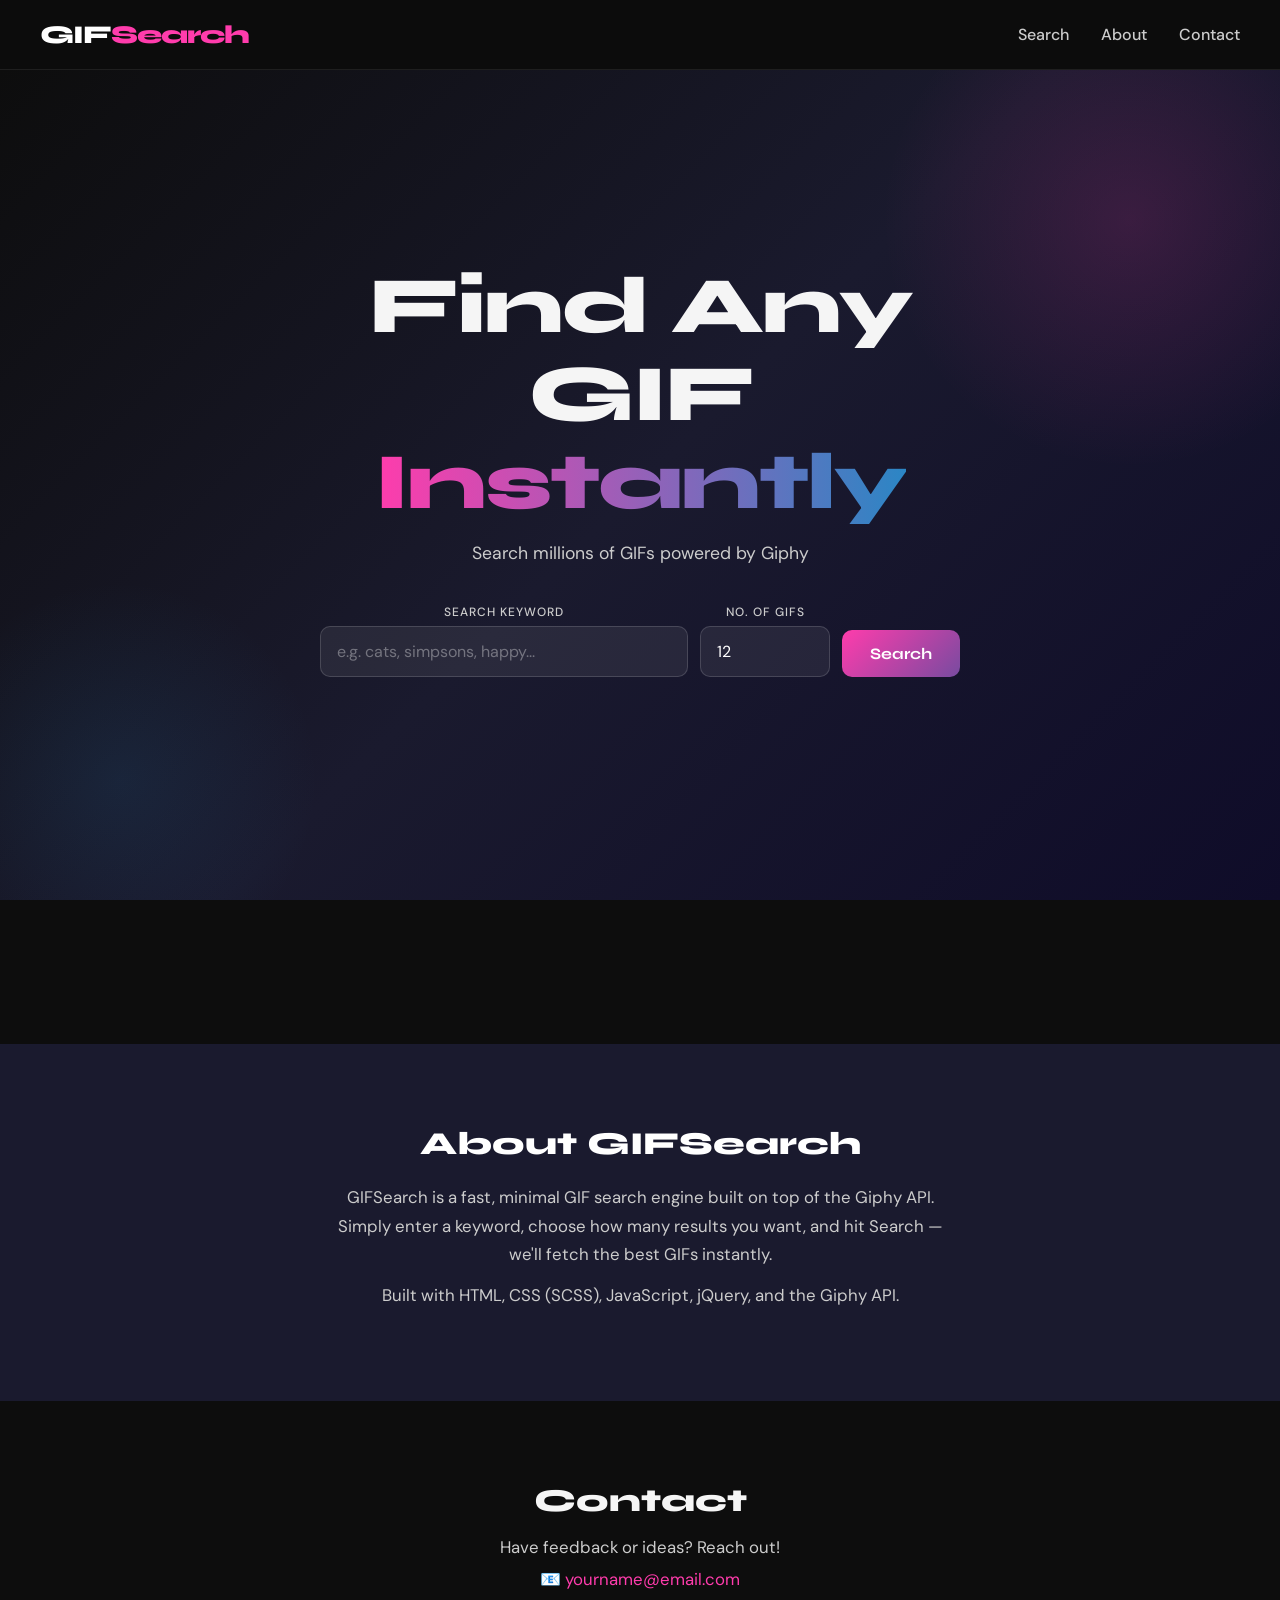
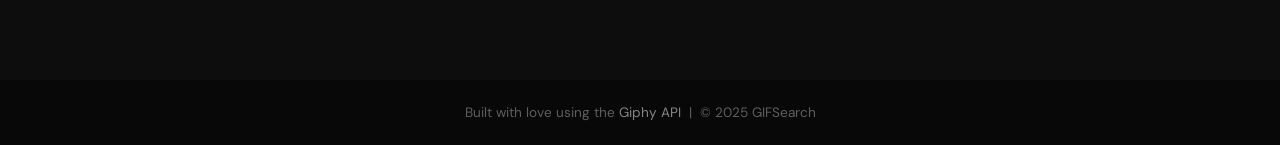
<file: index.html>
<!DOCTYPE html>
<html lang="en">
<head>
  <meta charset="UTF-8" />
  <meta name="viewport" content="width=device-width, initial-scale=1.0"/>
  <title>GIF Search Engine</title>
  <link rel="stylesheet" href="css/style.css"/>
  <link rel="preconnect" href="https://fonts.googleapis.com">
  <link href="https://fonts.googleapis.com/css2?family=Syne:wght@400;700;800&family=DM+Sans:wght@300;400;500&display=swap" rel="stylesheet">
  <link rel="stylesheet" href="css/style.css"/>
  <script src="https://code.jquery.com/jquery-3.7.1.min.js"></script>
</head>
<body>

  <nav class="navbar">
    <div class="nav-brand">GIF<span>Search</span></div>
    <ul class="nav-links">
      <li><a href="#search-section">Search</a></li>
      <li><a href="#about">About</a></li>
      <li><a href="#contact">Contact</a></li>
    </ul>
    <div class="hamburger" id="hamburger">
      <span></span><span></span><span></span>
    </div>
  </nav>
  <section class="hero" id="search-section">
    <div class="hero-content">
      <h1>Find Any GIF<br/><span>Instantly</span></h1>
      <p class="tagline">Search millions of GIFs powered by Giphy</p>

      <div class="search-form">
        <div class="input-group">
          <label for="search-term">Search Keyword</label>
          <input type="text" id="search-term" placeholder="e.g. cats, simpsons, happy..." />
        </div>
        <div class="input-group small">
          <label for="gif-count">No. of GIFs</label>
          <input type="number" id="gif-count" value="12" min="1" max="50" />
        </div>
        <button id="search-btn">Search</button>
      </div>

      <div id="error-msg" class="error-msg"></div>
    </div>
  </section>
  <section class="results-section">
    <div id="results-title" class="results-title"></div>
    <div id="gif-container" class="gif-grid"></div>
    <div id="loading" class="loading hidden">Loading GIFs...</div>
  </section>

  <section id="about" class="about-section">
    <div class="about-inner">
      <h2>About GIFSearch</h2>
      <p>GIFSearch is a fast, minimal GIF search engine built on top of the Giphy API. Simply enter a keyword, choose how many results you want, and hit Search — we'll fetch the best GIFs instantly.</p>
      <p>Built with HTML, CSS (SCSS), JavaScript, jQuery, and the Giphy API.</p>
    </div>
  </section>

  <section id="contact" class="contact-section">
    <div class="contact-inner">
      <h2>Contact</h2>
      <p>Have feedback or ideas? Reach out!</p>
      <p>📧 <a href="mailto:yourname@email.com">yourname@email.com</a></p>
    </div>
  </section>

  <footer class="footer">
    <p>Built with love using the <a href="https://developers.giphy.com" target="_blank">Giphy API</a> &nbsp;|&nbsp; &copy; 2025 GIFSearch</p>
  </footer>

  <script src="js/main.js"></script>
</body>
</html>
</file>
<file: css/style.css>
/* ---------- RESET ---------- */
*, *::before, *::after { box-sizing: border-box; margin: 0; padding: 0; }

body {
  font-family: 'DM Sans', sans-serif;
  background: #0d0d0d;
  color: #f5f5f5;
  overflow-x: hidden;
}

a { color: #ff3cac; text-decoration: none; }
a:hover { text-decoration: underline; }
/* ---------- NAVBAR ---------- */
.navbar {
  display: flex;
  align-items: center;
  justify-content: space-between;
  position: sticky;
  top: 0;
  z-index: 1000;
  height: 70px;
  padding: 0 40px;
  background: rgba(13,13,13,0.95);
  backdrop-filter: blur(10px);
  border-bottom: 1px solid rgba(255,255,255,0.08);
}

.nav-brand {
  font-family: 'Syne', sans-serif;
  font-size: 1.6rem;
  font-weight: 800;
  color: white;
  letter-spacing: -1px;
}
.nav-brand span { color: #ff3cac; }

.nav-links {
  list-style: none;
  display: flex;
  gap: 32px;
}
.nav-links li a {
  font-family: 'DM Sans', sans-serif;
  font-weight: 500;
  color: #cccccc;
  transition: color 0.2s;
}
.nav-links li a:hover { color: #ff3cac; text-decoration: none; }

.hamburger {
  display: none;
  flex-direction: column;
  gap: 5px;
  cursor: pointer;
}

.hamburger span {
  width: 24px;
  height: 2px;
  background: white;
  border-radius: 2px;
  transition: all 0.3s;
}
/* ---------- HERO ---------- */
.hero {
  min-height: calc(100vh - 70px);
  background: linear-gradient(135deg, #0d0d0d 0%, #1a1a2e 50%, #0f0c29 100%);
  display: flex;
  align-items: center;
  justify-content: center;
  flex-direction: column;
  padding: 60px 20px;
  position: relative;
  overflow: hidden;
}
.hero::before {
  content: '';
  position: absolute;
  width: 500px; height: 500px;
  border-radius: 50%;
  background: radial-gradient(circle, rgba(255,60,172,0.15) 0%, transparent 70%);
  top: -100px; right: -100px;
  pointer-events: none;
}
.hero::after {
  content: '';
  position: absolute;
  width: 400px; height: 400px;
  border-radius: 50%;
  background: radial-gradient(circle, rgba(43,134,197,0.12) 0%, transparent 70%);
  bottom: -80px; left: -80px;
  pointer-events: none;
}

.hero-content {
  display: flex;
  align-items: center;
  justify-content: center;
  flex-direction: column;
  text-align: center;
  max-width: 700px;
  position: relative;
  z-index: 1;
}

.hero-content h1 {
  font-family: 'Syne', sans-serif;
  font-size: clamp(2.8rem, 8vw, 5rem);
  font-weight: 800;
  line-height: 1.1;
  letter-spacing: -2px;
  margin-bottom: 16px;
}
.hero-content h1 span {
  background: linear-gradient(90deg, #ff3cac, #2b86c5);
  -webkit-background-clip: text;
  -webkit-text-fill-color: transparent;
  background-clip: text;
}

.tagline {
  font-size: 1.1rem;
  color: #cccccc;
  margin-bottom: 40px;
}
/* ---------- SEARCH FORM ---------- */
.search-form {
  display: flex;
  align-items: flex-end;
  gap: 12px;
  width: 100%;
  max-width: 640px;
  flex-wrap: wrap;
}

.input-group {
  display: flex;
  flex-direction: column;
  flex: 1;
  min-width: 200px;
}
.input-group.small { flex: 0 0 130px; min-width: 100px; }

.input-group label {
  font-size: 0.75rem;
  font-weight: 500;
  color: #cccccc;
  margin-bottom: 6px;
  text-transform: uppercase;
  letter-spacing: 1px;
}

.input-group input {
  padding: 14px 16px;
  background: rgba(255,255,255,0.07);
  border: 1px solid rgba(255,255,255,0.15);
  border-radius: 10px;
  color: white;
  font-family: 'DM Sans', sans-serif;
  font-size: 1rem;
  outline: none;
  transition: border-color 0.2s, background 0.2s;
}
.input-group input::placeholder { color: rgba(255,255,255,0.35); }
.input-group input:focus {
  border-color: #ff3cac;
  background: rgba(255,255,255,0.1);
}

#search-btn {
  padding: 14px 28px;
  background: linear-gradient(135deg, #ff3cac, #784ba0);
  color: white;
  border: none;
  border-radius: 10px;
  font-family: 'Syne', sans-serif;
  font-size: 1rem;
  font-weight: 700;
  cursor: pointer;
  transition: transform 0.15s, box-shadow 0.15s;
  white-space: nowrap;
}
#search-btn:hover {
  transform: translateY(-2px);
  box-shadow: 0 8px 24px rgba(255,60,172,0.35);
}
#search-btn:active { transform: translateY(0); }

.error-msg {
  color: #ff6b6b;
  font-size: 0.9rem;
  margin-top: 12px;
  min-height: 20px;
}
/* ---------- RESULTS ---------- */
.results-section {
  padding: 40px 20px 80px;
  background: #0d0d0d;
  max-width: 1400px;
  margin: 0 auto;
}

.results-title {
  font-family: 'Syne', sans-serif;
  font-size: 1.2rem;
  color: #cccccc;
  margin-bottom: 24px;
  padding-left: 4px;
}
.results-title span { color: #ff3cac; font-weight: 700; }

.gif-grid {
  display: flex;
  flex-wrap: wrap;
  gap: 12px;
  justify-content: center;
}
.gif-item {
  border-radius: 10px;
  overflow: hidden;
  background: #16213e;
  transition: transform 0.2s, box-shadow 0.2s;
  cursor: pointer;
  flex: 1 1 200px;
  max-width: 260px;
}
.gif-item img {
  width: 100%;
  height: 180px;
  object-fit: cover;
  display: block;
}
.gif-item:hover {
  transform: scale(1.04);
  box-shadow: 0 12px 32px rgba(255,60,172,0.25);
}

.loading {
  text-align: center;
  font-size: 1.1rem;
  color: #cccccc;
  padding: 40px;
  font-style: italic;
}
.loading.hidden { display: none; }

/* ---------- ABOUT ---------- */
.about-section {
  background: #1a1a2e;
  padding: 80px 20px;
  text-align: center;
}
.about-inner { max-width: 640px; margin: 0 auto; }
.about-section h2 {
  font-family: 'Syne', sans-serif;
  font-size: 2rem;
  font-weight: 800;
  margin-bottom: 20px;
  color: white;
}
.about-section p {
  color: #cccccc;
  font-size: 1.05rem;
  line-height: 1.7;
  margin-bottom: 12px;
}

/* ---------- CONTACT ---------- */
.contact-section {
  background: #0d0d0d;
  padding: 80px 20px;
  text-align: center;
}
.contact-inner { max-width: 480px; margin: 0 auto; }
.contact-section h2 {
  font-family: 'Syne', sans-serif;
  font-size: 2rem;
  font-weight: 800;
  margin-bottom: 16px;
}
.contact-section p {
  color: #cccccc;
  font-size: 1.05rem;
  margin-bottom: 10px;
}
.contact-section a { color: #ff3cac; }

/* ---------- FOOTER ---------- */
.footer {
  background: #080808;
  text-align: center;
  padding: 24px 20px;
  font-size: 0.85rem;
  color: rgba(255,255,255,0.35);
}
.footer a { color: rgba(255,255,255,0.5); }
/* ---------- RESPONSIVE / MOBILE ---------- */
@media (max-width: 768px) {
  .navbar { padding: 0 20px; }

  .nav-links {
    display: none;
    flex-direction: column;
    position: absolute;
    top: 70px;
    left: 0; right: 0;
    background: #1a1a2e;
    padding: 20px;
    gap: 16px;
    border-bottom: 2px solid #ff3cac;
  }
  .nav-links.open { display: flex; }

  .hamburger { display: flex; }

  .search-form { flex-direction: column; align-items: stretch; }
  .input-group.small { flex: 1 1 auto; }

  .gif-grid { gap: 8px; }
  .gif-item { flex: 1 1 140px; max-width: 160px; }
  .gif-item img { height: 120px; }
}
</file>
